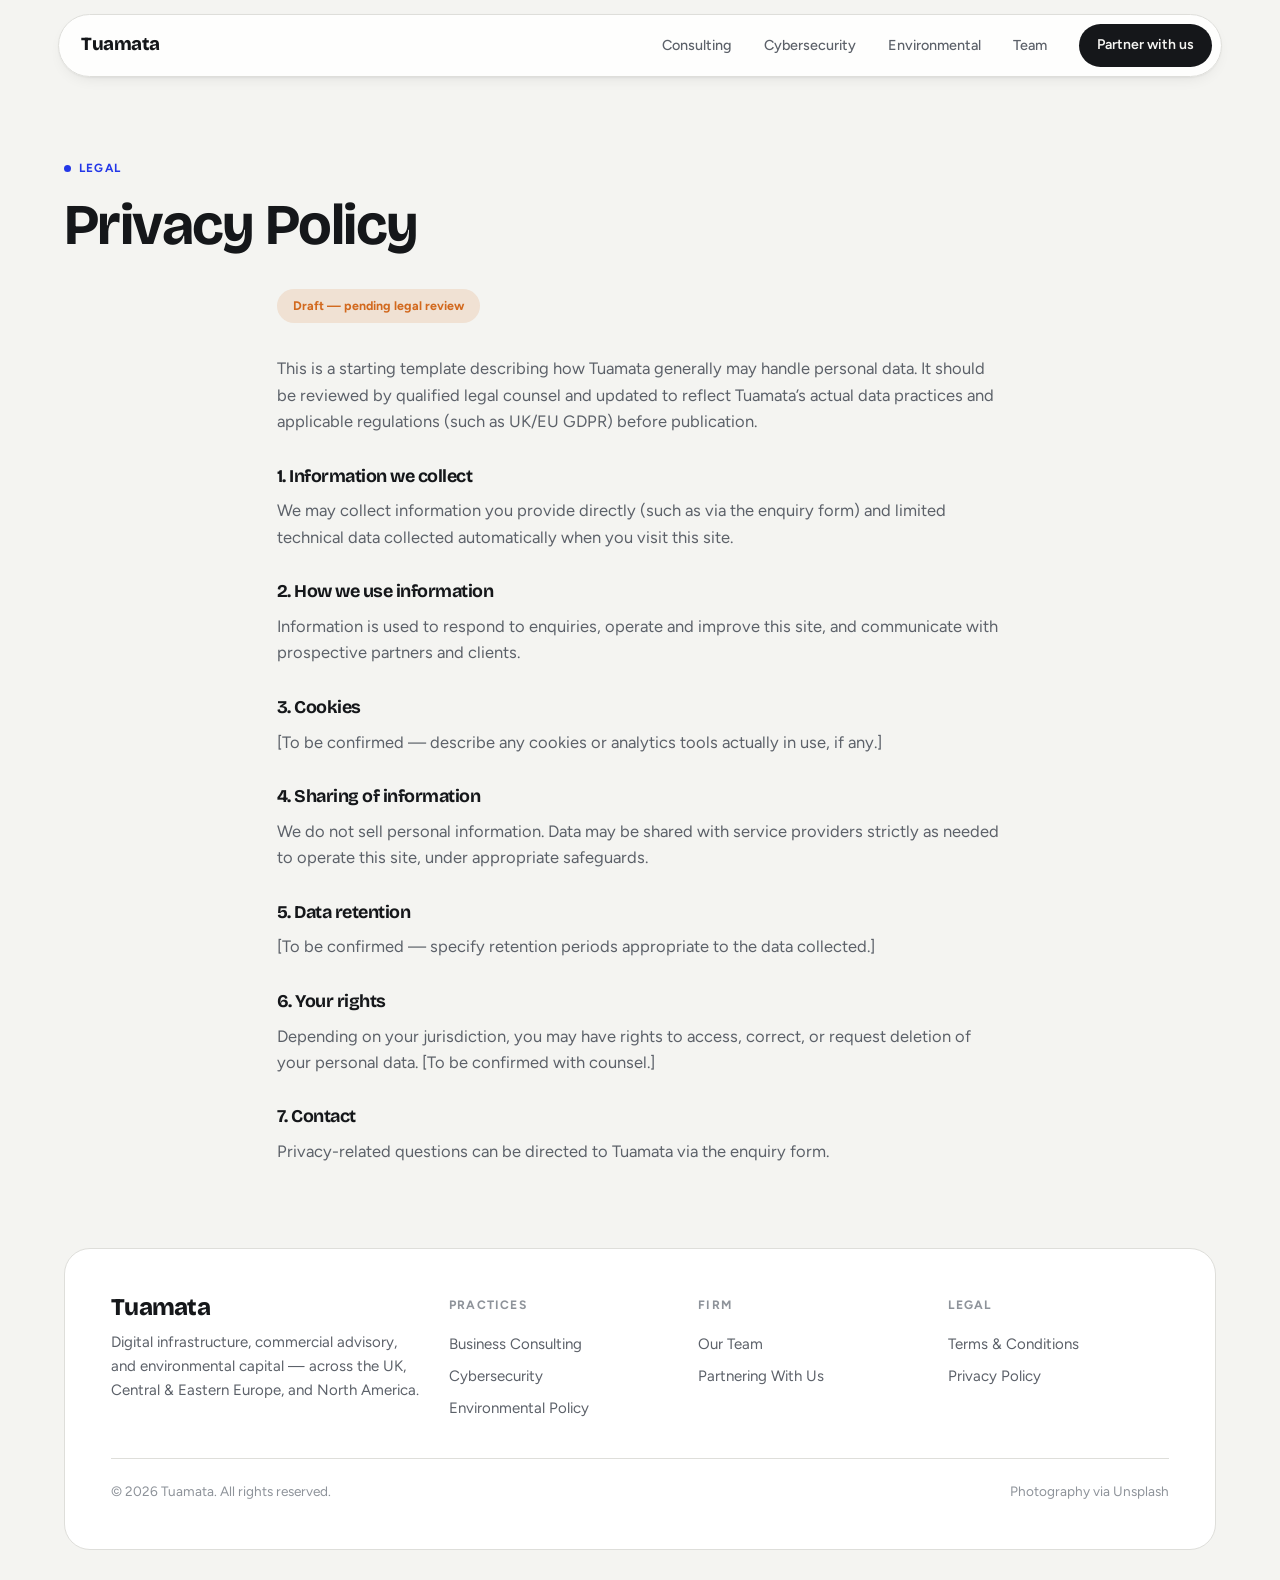
<file: privacy.html>
<!doctype html>
<html lang="en" data-page="privacy">
<head>
<meta charset="utf-8">
<meta name="viewport" content="width=device-width, initial-scale=1">
<title>Privacy Policy — Tuamata</title>
<meta name="description" content="How Tuamata handles personal data collected through this website.">
<link rel="canonical" href="https://tuamata.co.uk/privacy.html">
<meta property="og:type" content="website">
<meta property="og:site_name" content="Tuamata">
<meta property="og:title" content="Privacy Policy — Tuamata">
<meta property="og:description" content="How Tuamata handles personal data collected through this website.">
<meta property="og:url" content="https://tuamata.co.uk/privacy.html">
<meta property="og:image" content="https://images.unsplash.com/photo-1777047023536-8e47688b77f9?auto=format&amp;fit=crop&amp;q=70&amp;w=1200">
<meta name="twitter:card" content="summary_large_image">
<meta name="theme-color" content="#F4F4F1">
<link rel="icon" href="data:image/svg+xml,%3Csvg xmlns='http://www.w3.org/2000/svg' viewBox='0 0 32 32'%3E%3Crect width='32' height='32' fill='%23F4F4F1'/%3E%3Crect x='5' y='6' width='6' height='20' fill='%232337E8'/%3E%3Crect x='13' y='6' width='6' height='20' fill='%23D2691E'/%3E%3Crect x='21' y='6' width='6' height='20' fill='%230F7A5A'/%3E%3C/svg%3E">
<link rel="preconnect" href="https://fonts.googleapis.com">
<link rel="preconnect" href="https://fonts.gstatic.com" crossorigin>
<link href="https://fonts.googleapis.com/css2?family=Bricolage+Grotesque:opsz,wght@12..96,500;12..96,600;12..96,700;12..96,800&amp;family=Figtree:wght@400;500;600;700&amp;display=swap" rel="stylesheet">
<link rel="stylesheet" href="styles.css">
</head>
<body><a href="#main" class="visually-hidden">Skip to content</a>
<header class="site">
  <div class="wrap" style="padding:0 clamp(14px,3vw,44px);">
    <div class="nav-shell">
      <a href="index.html" class="wordmark">Tuamata</a>
      <button class="nav-toggle" id="navToggle" aria-expanded="false" aria-controls="primaryNav">Menu</button>
      <nav class="primary" id="primaryNav">
      <a href="business-consulting.html">Consulting</a>
      <a href="cybersecurity.html">Cybersecurity</a>
      <a href="environmental-policy.html">Environmental</a>
      <a href="our-team.html">Team</a>
      </nav>
      <a class="nav-cta" href="partnering.html">Partner with us</a>
    </div>
  </div>
</header>
<main id="main">
<section class="hero"><div class="wrap"><p class="label fade">Legal</p><h1 class="fade d1" style="font-size:clamp(2.1rem,4.6vw,3.6rem); margin-top:16px;">Privacy Policy</h1></div></section><section style="padding-top:0;"><div class="wrap legal"><span class="draft-chip">Draft — pending legal review</span><p>This is a starting template describing how Tuamata generally may handle personal data. It should be reviewed by qualified legal counsel and updated to reflect Tuamata’s actual data practices and applicable regulations (such as UK/EU GDPR) before publication.</p><h3>1. Information we collect</h3><p>We may collect information you provide directly (such as via the enquiry form) and limited technical data collected automatically when you visit this site.</p><h3>2. How we use information</h3><p>Information is used to respond to enquiries, operate and improve this site, and communicate with prospective partners and clients.</p><h3>3. Cookies</h3><p>[To be confirmed — describe any cookies or analytics tools actually in use, if any.]</p><h3>4. Sharing of information</h3><p>We do not sell personal information. Data may be shared with service providers strictly as needed to operate this site, under appropriate safeguards.</p><h3>5. Data retention</h3><p>[To be confirmed — specify retention periods appropriate to the data collected.]</p><h3>6. Your rights</h3><p>Depending on your jurisdiction, you may have rights to access, correct, or request deletion of your personal data. [To be confirmed with counsel.]</p><h3>7. Contact</h3><p>Privacy-related questions can be directed to Tuamata via the enquiry form.</p></div></section>
</main>
<footer class="site">
  <div class="wrap">
    <div class="footer-inner">
      <div class="footer-top">
        <div class="footer-brand">
          <h4>Tuamata</h4>
          <p>Digital infrastructure, commercial advisory, and environmental capital &mdash; across the UK, Central &amp; Eastern Europe, and North America.</p>
        </div>
        <div>
          <h5>Practices</h5>
          <a href="business-consulting.html">Business Consulting</a>
          <a href="cybersecurity.html">Cybersecurity</a>
          <a href="environmental-policy.html">Environmental Policy</a>
        </div>
        <div>
          <h5>Firm</h5>
          <a href="our-team.html">Our Team</a>
          <a href="partnering.html">Partnering With Us</a>
        </div>
        <div>
          <h5>Legal</h5>
          <a href="terms.html">Terms &amp; Conditions</a>
          <a href="privacy.html">Privacy Policy</a>
        </div>
      </div>
      <div class="footer-base">
        <span>&copy; <span id="year">2026</span> Tuamata. All rights reserved.</span>
        <span>Photography via Unsplash</span>
      </div>
    </div>
  </div>
</footer>
<script src="script.js"></script>
</body>
</html>
</file>
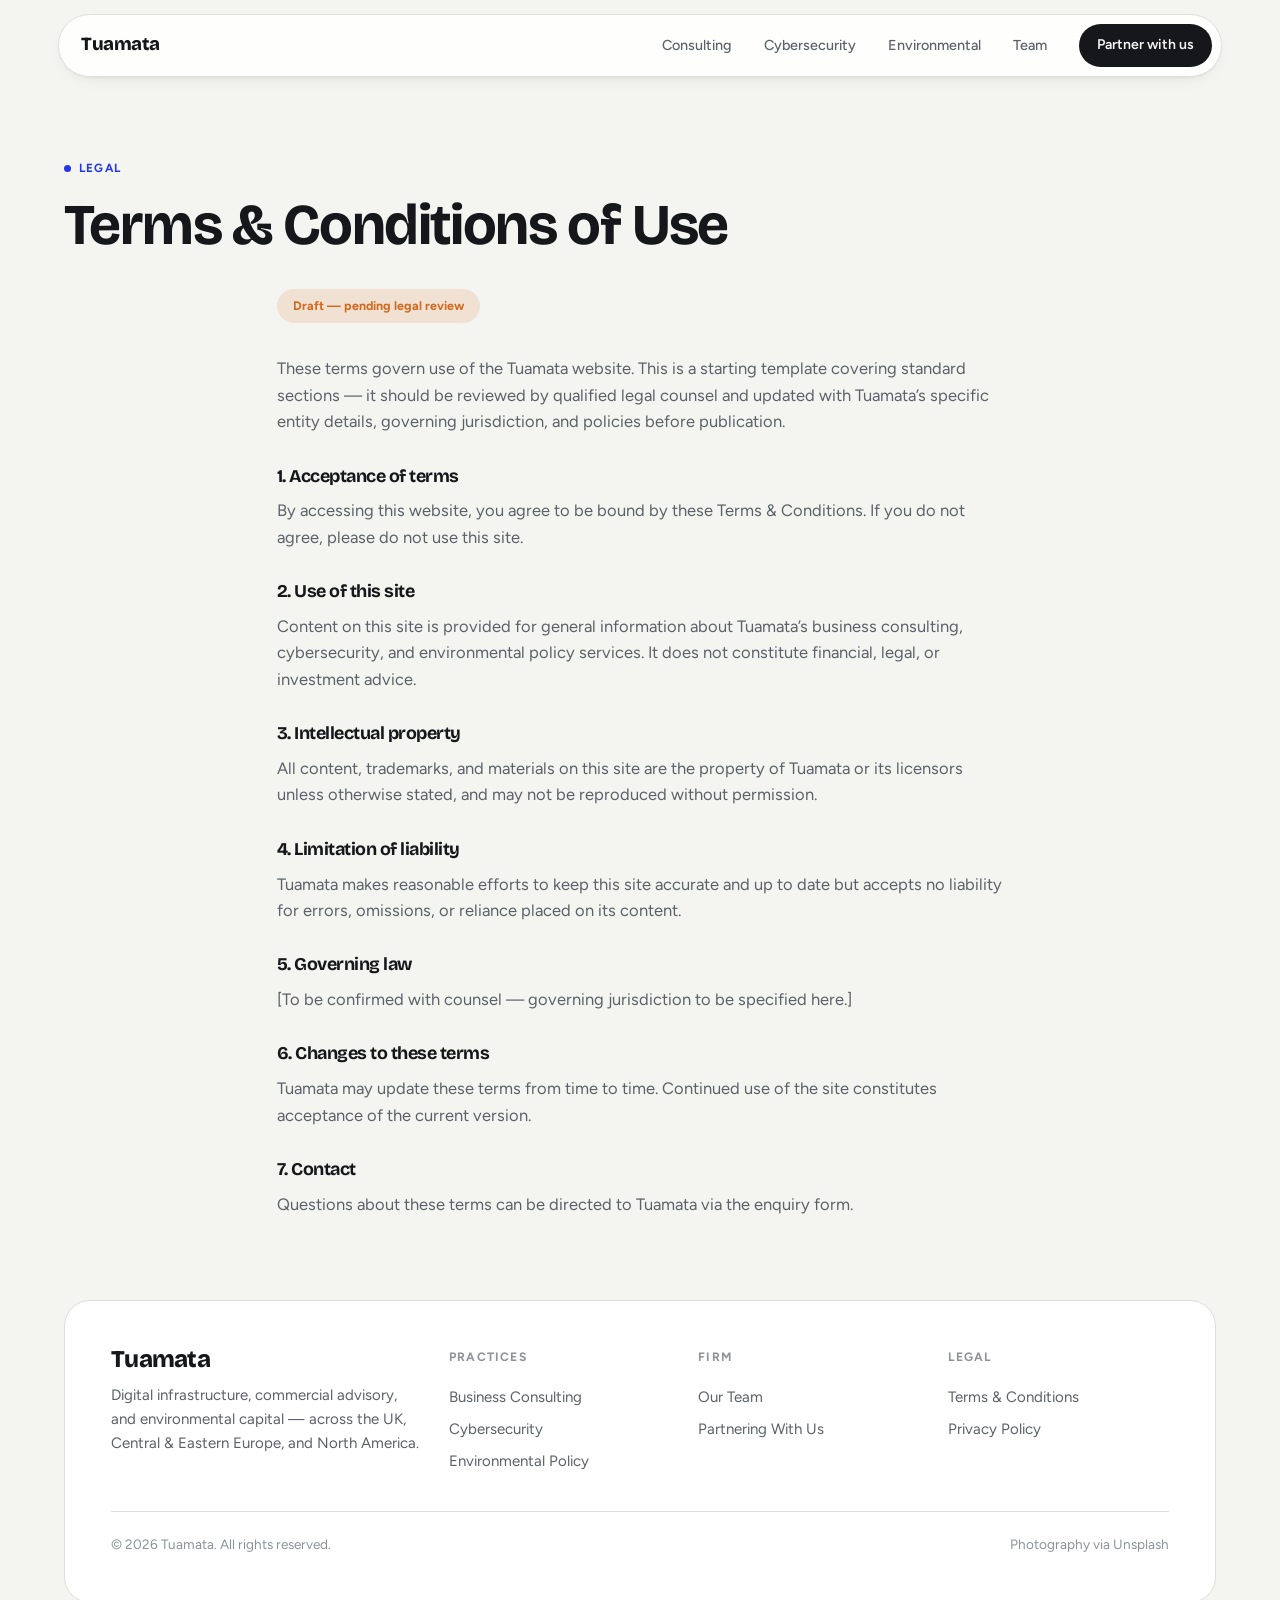
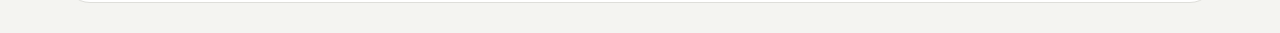
<file: terms.html>
<!doctype html>
<html lang="en" data-page="terms">
<head>
<meta charset="utf-8">
<meta name="viewport" content="width=device-width, initial-scale=1">
<title>Terms &amp; Conditions — Tuamata</title>
<meta name="description" content="Terms and conditions of use for the Tuamata website.">
<link rel="canonical" href="https://tuamata.co.uk/terms.html">
<meta property="og:type" content="website">
<meta property="og:site_name" content="Tuamata">
<meta property="og:title" content="Terms &amp; Conditions — Tuamata">
<meta property="og:description" content="Terms and conditions of use for the Tuamata website.">
<meta property="og:url" content="https://tuamata.co.uk/terms.html">
<meta property="og:image" content="https://images.unsplash.com/photo-1777047023536-8e47688b77f9?auto=format&amp;fit=crop&amp;q=70&amp;w=1200">
<meta name="twitter:card" content="summary_large_image">
<meta name="theme-color" content="#F4F4F1">
<link rel="icon" href="data:image/svg+xml,%3Csvg xmlns='http://www.w3.org/2000/svg' viewBox='0 0 32 32'%3E%3Crect width='32' height='32' fill='%23F4F4F1'/%3E%3Crect x='5' y='6' width='6' height='20' fill='%232337E8'/%3E%3Crect x='13' y='6' width='6' height='20' fill='%23D2691E'/%3E%3Crect x='21' y='6' width='6' height='20' fill='%230F7A5A'/%3E%3C/svg%3E">
<link rel="preconnect" href="https://fonts.googleapis.com">
<link rel="preconnect" href="https://fonts.gstatic.com" crossorigin>
<link href="https://fonts.googleapis.com/css2?family=Bricolage+Grotesque:opsz,wght@12..96,500;12..96,600;12..96,700;12..96,800&amp;family=Figtree:wght@400;500;600;700&amp;display=swap" rel="stylesheet">
<link rel="stylesheet" href="styles.css">
</head>
<body><a href="#main" class="visually-hidden">Skip to content</a>
<header class="site">
  <div class="wrap" style="padding:0 clamp(14px,3vw,44px);">
    <div class="nav-shell">
      <a href="index.html" class="wordmark">Tuamata</a>
      <button class="nav-toggle" id="navToggle" aria-expanded="false" aria-controls="primaryNav">Menu</button>
      <nav class="primary" id="primaryNav">
      <a href="business-consulting.html">Consulting</a>
      <a href="cybersecurity.html">Cybersecurity</a>
      <a href="environmental-policy.html">Environmental</a>
      <a href="our-team.html">Team</a>
      </nav>
      <a class="nav-cta" href="partnering.html">Partner with us</a>
    </div>
  </div>
</header>
<main id="main">
<section class="hero"><div class="wrap"><p class="label fade">Legal</p><h1 class="fade d1" style="font-size:clamp(2.1rem,4.6vw,3.6rem); margin-top:16px;">Terms &amp; Conditions of Use</h1></div></section><section style="padding-top:0;"><div class="wrap legal"><span class="draft-chip">Draft — pending legal review</span><p>These terms govern use of the Tuamata website. This is a starting template covering standard sections — it should be reviewed by qualified legal counsel and updated with Tuamata’s specific entity details, governing jurisdiction, and policies before publication.</p><h3>1. Acceptance of terms</h3><p>By accessing this website, you agree to be bound by these Terms &amp; Conditions. If you do not agree, please do not use this site.</p><h3>2. Use of this site</h3><p>Content on this site is provided for general information about Tuamata’s business consulting, cybersecurity, and environmental policy services. It does not constitute financial, legal, or investment advice.</p><h3>3. Intellectual property</h3><p>All content, trademarks, and materials on this site are the property of Tuamata or its licensors unless otherwise stated, and may not be reproduced without permission.</p><h3>4. Limitation of liability</h3><p>Tuamata makes reasonable efforts to keep this site accurate and up to date but accepts no liability for errors, omissions, or reliance placed on its content.</p><h3>5. Governing law</h3><p>[To be confirmed with counsel — governing jurisdiction to be specified here.]</p><h3>6. Changes to these terms</h3><p>Tuamata may update these terms from time to time. Continued use of the site constitutes acceptance of the current version.</p><h3>7. Contact</h3><p>Questions about these terms can be directed to Tuamata via the enquiry form.</p></div></section>
</main>
<footer class="site">
  <div class="wrap">
    <div class="footer-inner">
      <div class="footer-top">
        <div class="footer-brand">
          <h4>Tuamata</h4>
          <p>Digital infrastructure, commercial advisory, and environmental capital &mdash; across the UK, Central &amp; Eastern Europe, and North America.</p>
        </div>
        <div>
          <h5>Practices</h5>
          <a href="business-consulting.html">Business Consulting</a>
          <a href="cybersecurity.html">Cybersecurity</a>
          <a href="environmental-policy.html">Environmental Policy</a>
        </div>
        <div>
          <h5>Firm</h5>
          <a href="our-team.html">Our Team</a>
          <a href="partnering.html">Partnering With Us</a>
        </div>
        <div>
          <h5>Legal</h5>
          <a href="terms.html">Terms &amp; Conditions</a>
          <a href="privacy.html">Privacy Policy</a>
        </div>
      </div>
      <div class="footer-base">
        <span>&copy; <span id="year">2026</span> Tuamata. All rights reserved.</span>
        <span>Photography via Unsplash</span>
      </div>
    </div>
  </div>
</footer>
<script src="script.js"></script>
</body>
</html>
</file>
<file: styles.css>
/* ============ Option C — contemporary editorial ============ */
  :root{
    --bg:#F4F4F1;
    --surface:#FFFFFF;
    --surface-2:#EBEBE7;
    --ink:#15171A;
    --ink-muted:#5C6169;
    --ink-faint:#8E939A;
    --line:#DEDEDA;

    --accent:#2337E8;
    --accent-press:#1A2AC0;
    --on-accent:#FFFFFF;
    --consulting:#2337E8;
    --cyber:#D2691E;
    --environment:#0F7A5A;
    --accent-page:var(--accent);

    --deep:#14161A;
    --deep-ink:#F3F4F1;

    --r-lg:26px;
    --r-md:18px;
    --r-sm:12px;
    --r-pill:999px;

    --display:'Bricolage Grotesque','Helvetica Neue',Arial,sans-serif;
    --body:'Figtree','Helvetica Neue',Arial,sans-serif;
    --shadow-sm:0 1px 2px rgba(21,23,26,.05), 0 6px 18px -10px rgba(21,23,26,.16);
    --shadow-lg:0 2px 6px rgba(21,23,26,.06), 0 26px 60px -28px rgba(21,23,26,.34);
  }
  @media (prefers-color-scheme: dark){
    :root:not([data-theme="light"]){
      --bg:#101215;
      --surface:#181A1E;
      --surface-2:#212429;
      --ink:#F0F1EE;
      --ink-muted:#A0A6AD;
      --ink-faint:#767C84;
      --line:#262A2F;

      --accent:#8092FF;
      --accent-press:#A3B0FF;
      --on-accent:#0E1014;
      --consulting:#8092FF;
      --cyber:#E8A264;
      --environment:#4FC29B;

      --deep:#080A0C;
      --deep-ink:#F0F1EE;
      --shadow-sm:0 1px 2px rgba(0,0,0,.4), 0 8px 20px -12px rgba(0,0,0,.7);
      --shadow-lg:0 2px 6px rgba(0,0,0,.5), 0 30px 64px -30px rgba(0,0,0,.85);
    }
  }
  :root[data-theme="dark"]{
    --bg:#101215; --surface:#181A1E; --surface-2:#212429;
    --ink:#F0F1EE; --ink-muted:#A0A6AD; --ink-faint:#767C84; --line:#262A2F;
    --accent:#8092FF; --accent-press:#A3B0FF; --on-accent:#0E1014;
    --consulting:#8092FF; --cyber:#E8A264; --environment:#4FC29B;
    --deep:#080A0C; --deep-ink:#F0F1EE;
    --shadow-sm:0 1px 2px rgba(0,0,0,.4), 0 8px 20px -12px rgba(0,0,0,.7);
    --shadow-lg:0 2px 6px rgba(0,0,0,.5), 0 30px 64px -30px rgba(0,0,0,.85);
  }
  html[data-page="business-consulting"]{ --accent-page:var(--consulting); }
  html[data-page="cybersecurity"]{ --accent-page:var(--cyber); }
  html[data-page="environmental-policy"]{ --accent-page:var(--environment); }

  *,*::before,*::after{ box-sizing:border-box; }
  body{
    margin:0; background:var(--bg); color:var(--ink);
    font-family:var(--body); font-size:16.5px; line-height:1.6;
    -webkit-font-smoothing:antialiased;
  }
  img{ max-width:100%; display:block; }
  a{ color:inherit; }
  p{ margin:0; }
  h1,h2,h3,h4{ margin:0; font-family:var(--display); font-weight:700; letter-spacing:-.028em; line-height:1.05; text-wrap:balance; }
  ::selection{ background:var(--accent-page); color:var(--on-accent); }
  :focus-visible{ outline:2.5px solid var(--accent-page); outline-offset:3px; border-radius:4px; }
  .visually-hidden{ position:absolute; width:1px; height:1px; overflow:hidden; clip:rect(0 0 0 0); white-space:nowrap; }

  .wrap{ max-width:1240px; margin:0 auto; padding:0 clamp(18px,3.6vw,44px); }
  .label{
    display:inline-flex; align-items:center; gap:8px; font-size:.74rem; font-weight:700;
    letter-spacing:.1em; text-transform:uppercase; color:var(--accent-page);
  }
  .label::before{ content:""; width:7px; height:7px; border-radius:50%; background:currentColor; }

  /* ---- Floating pill nav ---- */
  header.site{ position:sticky; top:0; z-index:60; padding:14px 0 0; }
  .nav-shell{
    max-width:1240px; margin:0 auto; display:flex; align-items:center; gap:18px;
    background:color-mix(in srgb, var(--surface) 86%, transparent);
    backdrop-filter:blur(14px) saturate(1.2);
    border:1px solid var(--line); border-radius:var(--r-pill);
    padding:9px 9px 9px 22px; box-shadow:var(--shadow-sm);
  }
  .wordmark{ font-family:var(--display); font-weight:800; font-size:1.16rem; letter-spacing:-.03em; text-decoration:none; color:var(--ink); }
  nav.primary{ display:flex; gap:4px; margin-left:auto; }
  nav.primary a{
    text-decoration:none; color:var(--ink-muted); font-size:.9rem; font-weight:500;
    padding:8px 14px; border-radius:var(--r-pill); transition:background .16s ease, color .16s ease;
  }
  nav.primary a:hover{ background:var(--surface-2); color:var(--ink); }
  nav.primary a[aria-current="page"]{ background:var(--accent-page); color:var(--on-accent); }
  .nav-cta{
    text-decoration:none; background:var(--ink); color:var(--bg); font-size:.88rem; font-weight:600;
    padding:10px 18px; border-radius:var(--r-pill); white-space:nowrap;
  }
  .nav-cta:hover{ background:var(--accent-page); color:var(--on-accent); }
  .nav-toggle{
    display:none; margin-left:auto; background:var(--ink); color:var(--bg); border:none;
    font-family:var(--body); font-size:.86rem; font-weight:600; padding:10px 18px;
    border-radius:var(--r-pill); cursor:pointer;
  }
  @media (max-width:940px){
    nav.primary{
      display:none; position:absolute; left:0; right:0; top:calc(100% + 10px);
      flex-direction:column; gap:2px; background:var(--surface); border:1px solid var(--line);
      border-radius:var(--r-md); padding:10px; box-shadow:var(--shadow-lg);
    }
    nav.primary.open{ display:flex; }
    nav.primary a{ padding:12px 16px; border-radius:var(--r-sm); }
    .nav-cta{ display:none; }
    .nav-toggle{ display:inline-block; }
    .nav-shell{ position:relative; }
  }

  /* ---- Hero ---- */
  .hero{ padding:clamp(38px,6vw,76px) 0 clamp(20px,3vw,34px); }
  .hero h1{ font-size:clamp(2.5rem,6.4vw,5.1rem); }
  .hero h1 em{ font-style:normal; color:var(--accent-page); }
  .hero .lede{ margin-top:24px; font-size:clamp(1rem,1.35vw,1.14rem); color:var(--ink-muted); max-width:60ch; }
  .hero-actions{ display:flex; gap:12px; flex-wrap:wrap; margin-top:30px; }

  .btn{
    display:inline-flex; align-items:center; gap:9px; text-decoration:none; cursor:pointer;
    font-family:var(--body); font-size:.95rem; font-weight:600; padding:14px 24px;
    border-radius:var(--r-pill); background:var(--accent-page); color:var(--on-accent);
    border:1px solid transparent; transition:transform .16s ease, background .16s ease;
  }
  .btn:hover{ transform:translateY(-1px); }
  .btn.ghost{ background:transparent; color:var(--ink); border-color:var(--line); }
  .btn.ghost:hover{ border-color:var(--ink); }
  .btn.light{ background:var(--surface); color:var(--ink); }

  /* ---- Media ---- */
  .media{ position:relative; overflow:hidden; border-radius:var(--r-lg); background:var(--surface-2); box-shadow:var(--shadow-lg); }
  .media img{ width:100%; height:100%; object-fit:cover; transition:transform .7s cubic-bezier(.2,.7,.3,1); }
  .media:hover img{ transform:scale(1.03); }
  .media.tall img{ aspect-ratio:4/5; }
  .media.wide img{ aspect-ratio:16/9; }
  .media.square img{ aspect-ratio:1/1; }
  .media .art{ display:none; width:100%; aspect-ratio:16/9; }
  .media.square .art{ aspect-ratio:1/1; }
  .media.tall .art{ aspect-ratio:4/5; }
  .hero-media .media .art{ aspect-ratio:21/9; }
  @media (max-width:700px){ .hero-media .media .art{ aspect-ratio:4/3; } }
  .media .art svg{ width:100%; height:100%; display:block; }
  .media.art-fallback img{ display:none; }
  .media.art-fallback .art{ display:block; }
  .media .chip{
    position:absolute; left:16px; bottom:16px; background:color-mix(in srgb, var(--surface) 88%, transparent);
    backdrop-filter:blur(8px); border-radius:var(--r-pill); padding:8px 16px;
    font-size:.78rem; font-weight:600; color:var(--ink); box-shadow:var(--shadow-sm);
  }

  .hero-media{ margin-top:clamp(28px,4vw,46px); }
  .hero-media .media img{ aspect-ratio:21/9; }
  @media (max-width:700px){ .hero-media .media img{ aspect-ratio:4/3; } }

  /* ---- Stat strip ---- */
  .strip{ display:grid; grid-template-columns:repeat(3,1fr); gap:14px; margin-top:16px; }
  .strip > div{ background:var(--surface); border:1px solid var(--line); border-radius:var(--r-md); padding:22px 24px; }
  .strip h4{ font-size:1.02rem; font-weight:600; margin-top:10px; letter-spacing:-.01em; }
  .strip p{ color:var(--ink-muted); font-size:.9rem; margin-top:6px; }
  @media (max-width:820px){ .strip{ grid-template-columns:1fr; } }

  /* ---- Sections ---- */
  section{ padding:clamp(46px,6.5vw,90px) 0; }
  .sec-head{ max-width:60ch; margin-bottom:clamp(26px,3.5vw,44px); }
  .sec-head h2{ font-size:clamp(1.9rem,3.7vw,3rem); margin-top:14px; }
  .sec-head p{ color:var(--ink-muted); margin-top:16px; font-size:1.03rem; }

  /* ---- Practice blocks ---- */
  .practice{
    display:grid; grid-template-columns:1fr 1fr; gap:clamp(24px,4vw,64px); align-items:center;
    padding:clamp(26px,3.5vw,44px) 0;
  }
  .practice:nth-child(even) .practice-media{ order:-1; }
  .practice h3{ font-size:clamp(1.6rem,2.7vw,2.3rem); margin-top:14px; }
  .practice p{ color:var(--ink-muted); margin-top:16px; }
  .practice .more{
    display:inline-flex; align-items:center; gap:8px; margin-top:22px; text-decoration:none;
    font-weight:600; font-size:.95rem; color:var(--accent-page);
  }
  .practice .more span{ transition:transform .18s ease; }
  .practice .more:hover span{ transform:translateX(4px); }
  .p-consulting{ --accent-page:var(--consulting); }
  .p-cyber{ --accent-page:var(--cyber); }
  .p-environment{ --accent-page:var(--environment); }
  @media (max-width:860px){
    .practice{ grid-template-columns:1fr; }
    .practice:nth-child(even) .practice-media{ order:0; }
  }

  /* ---- Cards ---- */
  .cards{ display:grid; grid-template-columns:repeat(3,1fr); gap:16px; }
  .cards.two{ grid-template-columns:repeat(2,1fr); }
  .card{
    background:var(--surface); border:1px solid var(--line); border-radius:var(--r-md);
    padding:26px 26px 28px; transition:transform .18s ease, box-shadow .18s ease;
  }
  .card:hover{ transform:translateY(-3px); box-shadow:var(--shadow-lg); }
  .card h4{ font-size:1.1rem; font-weight:700; margin-top:14px; }
  .card p{ color:var(--ink-muted); font-size:.93rem; margin-top:10px; }
  .card .ico{
    width:42px; height:42px; border-radius:12px; display:grid; place-items:center;
    background:color-mix(in srgb, var(--accent-page) 12%, transparent); color:var(--accent-page);
  }
  .card .ico svg{ width:24px; height:24px; fill:none; stroke:currentColor; stroke-width:1.6;
    stroke-linecap:round; stroke-linejoin:round; }

  /* image + statement, used to break the card rhythm on practice pages */
  .feature{ display:grid; grid-template-columns:1fr 1fr; gap:clamp(24px,3.5vw,52px); align-items:center; }
  .feature h3{ font-size:clamp(1.4rem,2.4vw,2rem); }
  .feature p{ color:var(--ink-muted); margin-top:16px; }
  @media (max-width:820px){ .feature{ grid-template-columns:1fr; } }
  @media (max-width:900px){ .cards, .cards.two{ grid-template-columns:1fr 1fr; } }
  @media (max-width:620px){ .cards, .cards.two{ grid-template-columns:1fr; } }

  /* ---- List rows ---- */
  .rows{ border-top:1px solid var(--line); }
  .row{ display:grid; grid-template-columns:minmax(180px,.4fr) 1fr; gap:24px; padding:22px 0; border-bottom:1px solid var(--line); align-items:baseline; }
  .row h4{ font-size:1.05rem; font-weight:700; }
  .row p{ color:var(--ink-muted); font-size:.95rem; }
  @media (max-width:700px){ .row{ grid-template-columns:1fr; gap:8px; } }

  /* ---- Deep CTA band ---- */
  .band{
    background:var(--deep); color:var(--deep-ink); border-radius:var(--r-lg);
    padding:clamp(34px,5vw,64px); display:grid; grid-template-columns:1.15fr .85fr;
    gap:clamp(24px,4vw,52px); align-items:center;
  }
  .band h2{ font-size:clamp(1.7rem,3.2vw,2.6rem); }
  .band p{ color:color-mix(in srgb, var(--deep-ink) 72%, transparent); margin-top:14px; }
  /* the accent is tuned for a light ground; lift it for the dark band */
  .band{ --on-dark-accent:color-mix(in srgb, var(--accent-page) 48%, #FFFFFF); }
  .band .label{ color:var(--on-dark-accent); }
  .band .btn:not(.light){ background:var(--on-dark-accent); color:#0E1014; }
  @media (max-width:820px){ .band{ grid-template-columns:1fr; } }

  /* ---- Contact ---- */
  .contact-card{ background:var(--surface); border:1px solid var(--line); border-radius:var(--r-lg); padding:clamp(24px,3vw,38px); }
  .contact-grid{ display:grid; grid-template-columns:.85fr 1.15fr; gap:clamp(26px,4vw,56px); align-items:start; }
  @media (max-width:820px){ .contact-grid{ grid-template-columns:1fr; } }
  .contact-meta{ margin:22px 0 0; display:grid; gap:16px; }
  .contact-meta div{ display:grid; gap:3px; }
  .contact-meta dt{ font-size:.74rem; font-weight:700; letter-spacing:.1em; text-transform:uppercase; color:var(--ink-faint); }
  .contact-meta dd{ margin:0; color:var(--ink-muted); font-size:.95rem; }
  .contact-meta dd a{ color:var(--accent-page); font-weight:600; }
  .contact-form{ display:grid; gap:16px; }
  .field{ display:grid; gap:7px; }
  .field label{ font-size:.8rem; font-weight:600; color:var(--ink-muted); }
  .field input, .field textarea{
    font-family:var(--body); font-size:.98rem; color:var(--ink); background:var(--bg);
    border:1px solid var(--line); border-radius:var(--r-sm); padding:13px 15px; width:100%; resize:vertical;
  }
  .field input:focus, .field textarea:focus{ outline:2.5px solid var(--accent-page); outline-offset:1px; border-color:transparent; }
  .contact-form .btn{ justify-self:start; }
  .form-note{ font-size:.85rem; color:var(--ink-muted); min-height:1em; }
  .form-note.error{ color:#C4432B; }
  @media (prefers-color-scheme: dark){ :root:not([data-theme="light"]) .form-note.error{ color:#F2937C; } }

  /* ---- Stats band ---- */
  .stats{
    display:grid; grid-template-columns:repeat(4,1fr); gap:1px;
    background:var(--line); border:1px solid var(--line); border-radius:var(--r-lg); overflow:hidden;
  }
  .stat{ background:var(--surface); padding:clamp(26px,3vw,38px) clamp(20px,2.2vw,28px); }
  .stat .num{
    font-family:var(--display); font-weight:700; letter-spacing:-.035em;
    font-size:clamp(2.1rem,4.2vw,3.3rem); line-height:1; color:var(--accent);
    font-variant-numeric:tabular-nums;
  }
  .stat .lbl{ color:var(--ink-muted); font-size:.93rem; margin-top:10px; }
  @media (max-width:860px){ .stats{ grid-template-columns:repeat(2,1fr); } }
  @media (max-width:460px){ .stats{ grid-template-columns:1fr; } }

  /* ---- Team ---- */
  .team{ display:grid; grid-template-columns:repeat(2,1fr); gap:16px; }
  @media (max-width:760px){ .team{ grid-template-columns:1fr; } }
  .member{
    background:var(--surface); border:1px solid var(--line); border-radius:var(--r-md);
    padding:24px 26px; display:grid; grid-template-columns:auto 1fr; gap:18px; align-items:start;
    transition:transform .18s ease, box-shadow .18s ease;
  }
  .member:hover{ transform:translateY(-3px); box-shadow:var(--shadow-lg); }
  .avatar{
    width:60px; height:60px; border-radius:var(--r-pill); display:grid; place-items:center;
    font-family:var(--display); font-weight:700; font-size:1.05rem; letter-spacing:-.02em;
    color:#fff; background:var(--av, var(--accent)); overflow:hidden;
  }
  .avatar img{ width:100%; height:100%; object-fit:cover; }
  .member h4{ font-size:1.12rem; font-weight:700; }
  .member .role{ color:var(--av, var(--accent)); font-weight:600; font-size:.86rem; margin-top:3px; }
  .member p{ color:var(--ink-muted); font-size:.92rem; margin-top:10px; }
  .member .li{
    display:inline-flex; align-items:center; gap:7px; margin-top:14px; text-decoration:none;
    font-size:.86rem; font-weight:600; color:var(--ink-muted);
  }
  .member .li:hover{ color:var(--av, var(--accent)); }
  .member .li svg{ width:15px; height:15px; fill:currentColor; }

  /* ---- Legal ---- */
  .legal{ max-width:74ch; }
  .legal h3{ font-size:1.12rem; margin-top:32px; }
  .legal p{ color:var(--ink-muted); margin-top:12px; }
  .draft-chip{
    display:inline-block; background:color-mix(in srgb, var(--cyber) 14%, transparent); color:var(--cyber);
    border-radius:var(--r-pill); padding:7px 16px; font-size:.78rem; font-weight:700; margin-bottom:20px;
  }

  /* ---- Footer ---- */
  footer.site{ padding:0 0 30px; }
  .footer-inner{ background:var(--surface); border:1px solid var(--line); border-radius:var(--r-lg); padding:clamp(28px,4vw,46px); }
  .footer-top{ display:grid; grid-template-columns:1.4fr 1fr 1fr 1fr; gap:28px; }
  .footer-top h5{ font-size:.76rem; font-weight:700; letter-spacing:.1em; text-transform:uppercase; color:var(--ink-faint); margin:0 0 14px; }
  .footer-top a{ display:block; text-decoration:none; color:var(--ink-muted); font-size:.94rem; padding:4px 0; }
  .footer-top a:hover{ color:var(--ink); }
  .footer-brand h4{ font-family:var(--display); font-weight:800; font-size:1.5rem; letter-spacing:-.03em; }
  .footer-brand p{ color:var(--ink-muted); font-size:.94rem; margin-top:10px; max-width:34ch; }
  .footer-base{
    display:flex; justify-content:space-between; gap:16px; flex-wrap:wrap;
    margin-top:34px; padding-top:22px; border-top:1px solid var(--line);
    font-size:.85rem; color:var(--ink-faint);
  }
  .footer-base a{ color:var(--ink-faint); text-decoration:none; }
  .footer-base a:hover{ color:var(--ink); }
  @media (max-width:860px){ .footer-top{ grid-template-columns:1fr 1fr; } }

  @media (prefers-reduced-motion: no-preference){
    .fade{ animation:fade .6s cubic-bezier(.2,.7,.3,1) both; }
    .fade.d1{ animation-delay:.07s; } .fade.d2{ animation-delay:.14s; } .fade.d3{ animation-delay:.21s; }
    @keyframes fade{ from{ opacity:0; transform:translateY(14px); } to{ opacity:1; transform:none; } }
  }
</file>
